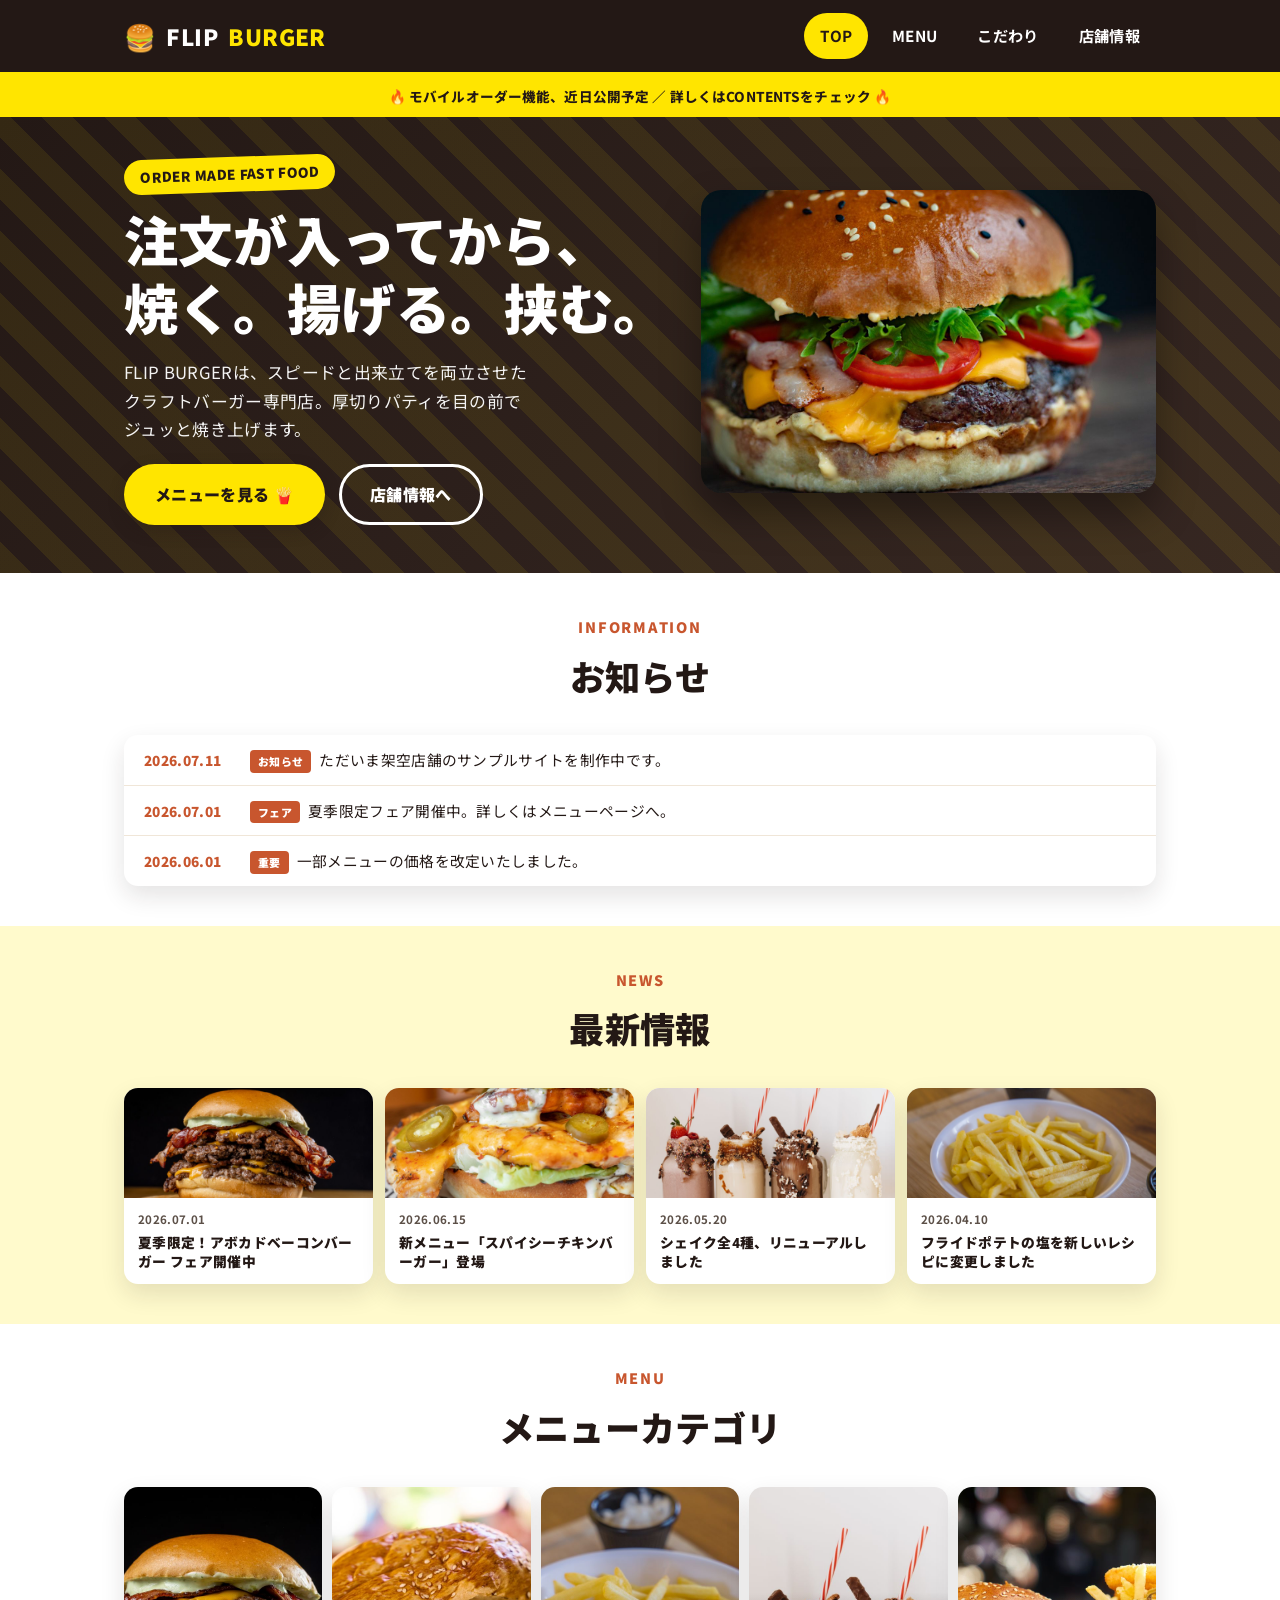
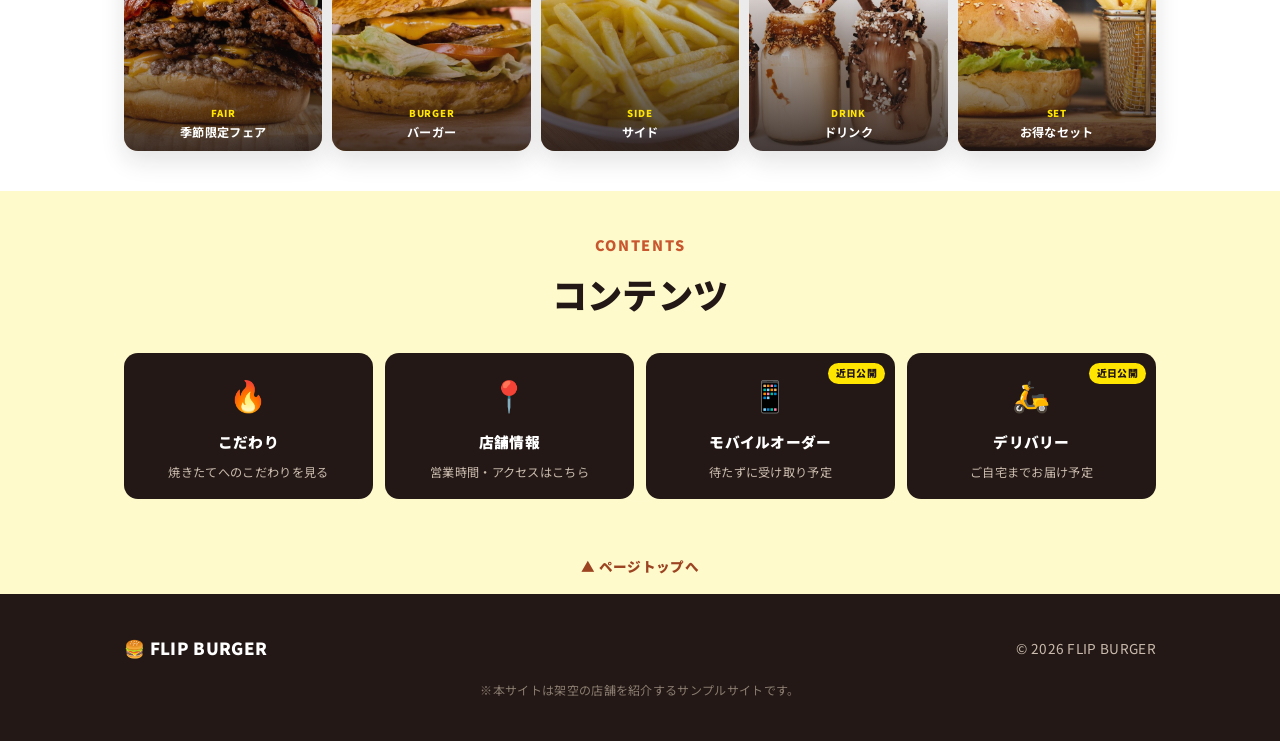
<file: index.html>
<!DOCTYPE html>
<html lang="ja">
<head>
<meta charset="UTF-8">
<meta name="viewport" content="width=device-width, initial-scale=1.0">
<title>FLIP BURGER | 焼きたてクラフトバーガー</title>
<link rel="preconnect" href="https://fonts.googleapis.com">
<link rel="preconnect" href="https://fonts.gstatic.com" crossorigin>
<link href="https://fonts.googleapis.com/css2?family=Noto+Sans+JP:wght@400;700;900&family=Roboto:wght@700;900&display=swap" rel="stylesheet">
<link rel="stylesheet" href="css/style.css?v=3">
</head>
<body>

<header class="site-header">
  <div class="container">
    <a class="logo" href="index.html"><span class="emoji">🍔</span>FLIP <span class="accent">BURGER</span></a>
    <nav class="nav-links">
      <a href="index.html" class="active">TOP</a>
      <a href="menu.html">MENU</a>
      <a href="about.html">こだわり</a>
      <a href="access.html">店舗情報</a>
    </nav>
  </div>
</header>

<div class="promo-bar">🔥 モバイルオーダー機能、近日公開予定 ／ 詳しくはCONTENTSをチェック 🔥</div>

<section class="hero">
  <div class="container">
    <div>
      <span class="hero-badge">ORDER MADE FAST FOOD</span>
      <h1>注文が入ってから、<br>焼く。揚げる。挟む。</h1>
      <p class="lead">FLIP BURGERは、スピードと出来立てを両立させたクラフトバーガー専門店。厚切りパティを目の前でジュッと焼き上げます。</p>
      <div class="button-row">
        <a href="menu.html" class="btn btn-primary">メニューを見る 🍟</a>
        <a href="access.html" class="btn btn-outline">店舗情報へ</a>
      </div>
    </div>
    <div class="hero-photo">
      <img src="images/hero-cheeseburger.jpg" alt="FLIP BURGERの厚切りベーコンチーズバーガー">
    </div>
  </div>
</section>

<section>
  <div class="container">
    <div class="section-title">
      <span class="kicker">INFORMATION</span>
      <h2>お知らせ</h2>
    </div>
    <div class="info-list">
      <div class="info-row">
        <div class="date">2026.07.11</div>
        <div class="text"><span class="tag">お知らせ</span>ただいま架空店舗のサンプルサイトを制作中です。</div>
      </div>
      <div class="info-row">
        <div class="date">2026.07.01</div>
        <div class="text"><span class="tag">フェア</span>夏季限定フェア開催中。詳しくはメニューページへ。</div>
      </div>
      <div class="info-row">
        <div class="date">2026.06.01</div>
        <div class="text"><span class="tag">重要</span>一部メニューの価格を改定いたしました。</div>
      </div>
    </div>
  </div>
</section>

<section class="section-alt">
  <div class="container">
    <div class="section-title">
      <span class="kicker">NEWS</span>
      <h2>最新情報</h2>
    </div>
    <div class="news-grid">
      <div class="news-card">
        <div class="thumb"><img src="images/avocado-bacon-burger.jpg" alt="アボカドベーコンバーガー フェア"></div>
        <div class="body">
          <div class="date">2026.07.01</div>
          <h4>夏季限定！アボカドベーコンバーガー フェア開催中</h4>
        </div>
      </div>
      <div class="news-card">
        <div class="thumb"><img src="images/spicy-chicken-burger.jpg" alt="スパイシーチキンバーガー"></div>
        <div class="body">
          <div class="date">2026.06.15</div>
          <h4>新メニュー「スパイシーチキンバーガー」登場</h4>
        </div>
      </div>
      <div class="news-card">
        <div class="thumb"><img src="images/shakes.jpg" alt="シェイク全4種"></div>
        <div class="body">
          <div class="date">2026.05.20</div>
          <h4>シェイク全4種、リニューアルしました</h4>
        </div>
      </div>
      <div class="news-card">
        <div class="thumb"><img src="images/fries.jpg" alt="フライドポテト"></div>
        <div class="body">
          <div class="date">2026.04.10</div>
          <h4>フライドポテトの塩を新しいレシピに変更しました</h4>
        </div>
      </div>
    </div>
  </div>
</section>

<section>
  <div class="container">
    <div class="section-title">
      <span class="kicker">MENU</span>
      <h2>メニューカテゴリ</h2>
    </div>
    <div class="category-grid">
      <a class="category-tile" href="menu.html#cat-fair">
        <img src="images/avocado-bacon-burger.jpg" alt="季節限定フェア">
        <span class="label"><span class="en">FAIR</span><span class="ja">季節限定フェア</span></span>
      </a>
      <a class="category-tile" href="menu.html#cat-burger">
        <img src="images/classic-cheeseburger.jpg" alt="バーガー">
        <span class="label"><span class="en">BURGER</span><span class="ja">バーガー</span></span>
      </a>
      <a class="category-tile" href="menu.html#cat-side">
        <img src="images/fries.jpg" alt="サイド">
        <span class="label"><span class="en">SIDE</span><span class="ja">サイド</span></span>
      </a>
      <a class="category-tile" href="menu.html#cat-drink">
        <img src="images/shakes.jpg" alt="ドリンク">
        <span class="label"><span class="en">DRINK</span><span class="ja">ドリンク</span></span>
      </a>
      <a class="category-tile" href="menu.html#cat-set">
        <img src="images/burger-set.jpg" alt="お得なセット">
        <span class="label"><span class="en">SET</span><span class="ja">お得なセット</span></span>
      </a>
    </div>
  </div>
</section>

<section class="section-alt">
  <div class="container">
    <div class="section-title">
      <span class="kicker">CONTENTS</span>
      <h2>コンテンツ</h2>
    </div>
    <div class="contents-grid">
      <a class="contents-tile" href="about.html">
        <div class="icon">🔥</div>
        <h4>こだわり</h4>
        <p>焼きたてへのこだわりを見る</p>
      </a>
      <a class="contents-tile" href="access.html">
        <div class="icon">📍</div>
        <h4>店舗情報</h4>
        <p>営業時間・アクセスはこちら</p>
      </a>
      <div class="contents-tile">
        <span class="soon">近日公開</span>
        <div class="icon">📱</div>
        <h4>モバイルオーダー</h4>
        <p>待たずに受け取り予定</p>
      </div>
      <div class="contents-tile">
        <span class="soon">近日公開</span>
        <div class="icon">🛵</div>
        <h4>デリバリー</h4>
        <p>ご自宅までお届け予定</p>
      </div>
    </div>
  </div>
</section>

<a href="#" class="back-to-top">▲ ページトップへ</a>

<footer class="site-footer">
  <div class="container">
    <div class="foot-logo">🍔 FLIP BURGER</div>
    <div>&copy; 2026 FLIP BURGER</div>
  </div>
  <p class="disclaimer">※本サイトは架空の店舗を紹介するサンプルサイトです。</p>
</footer>

</body>
</html>
</file>
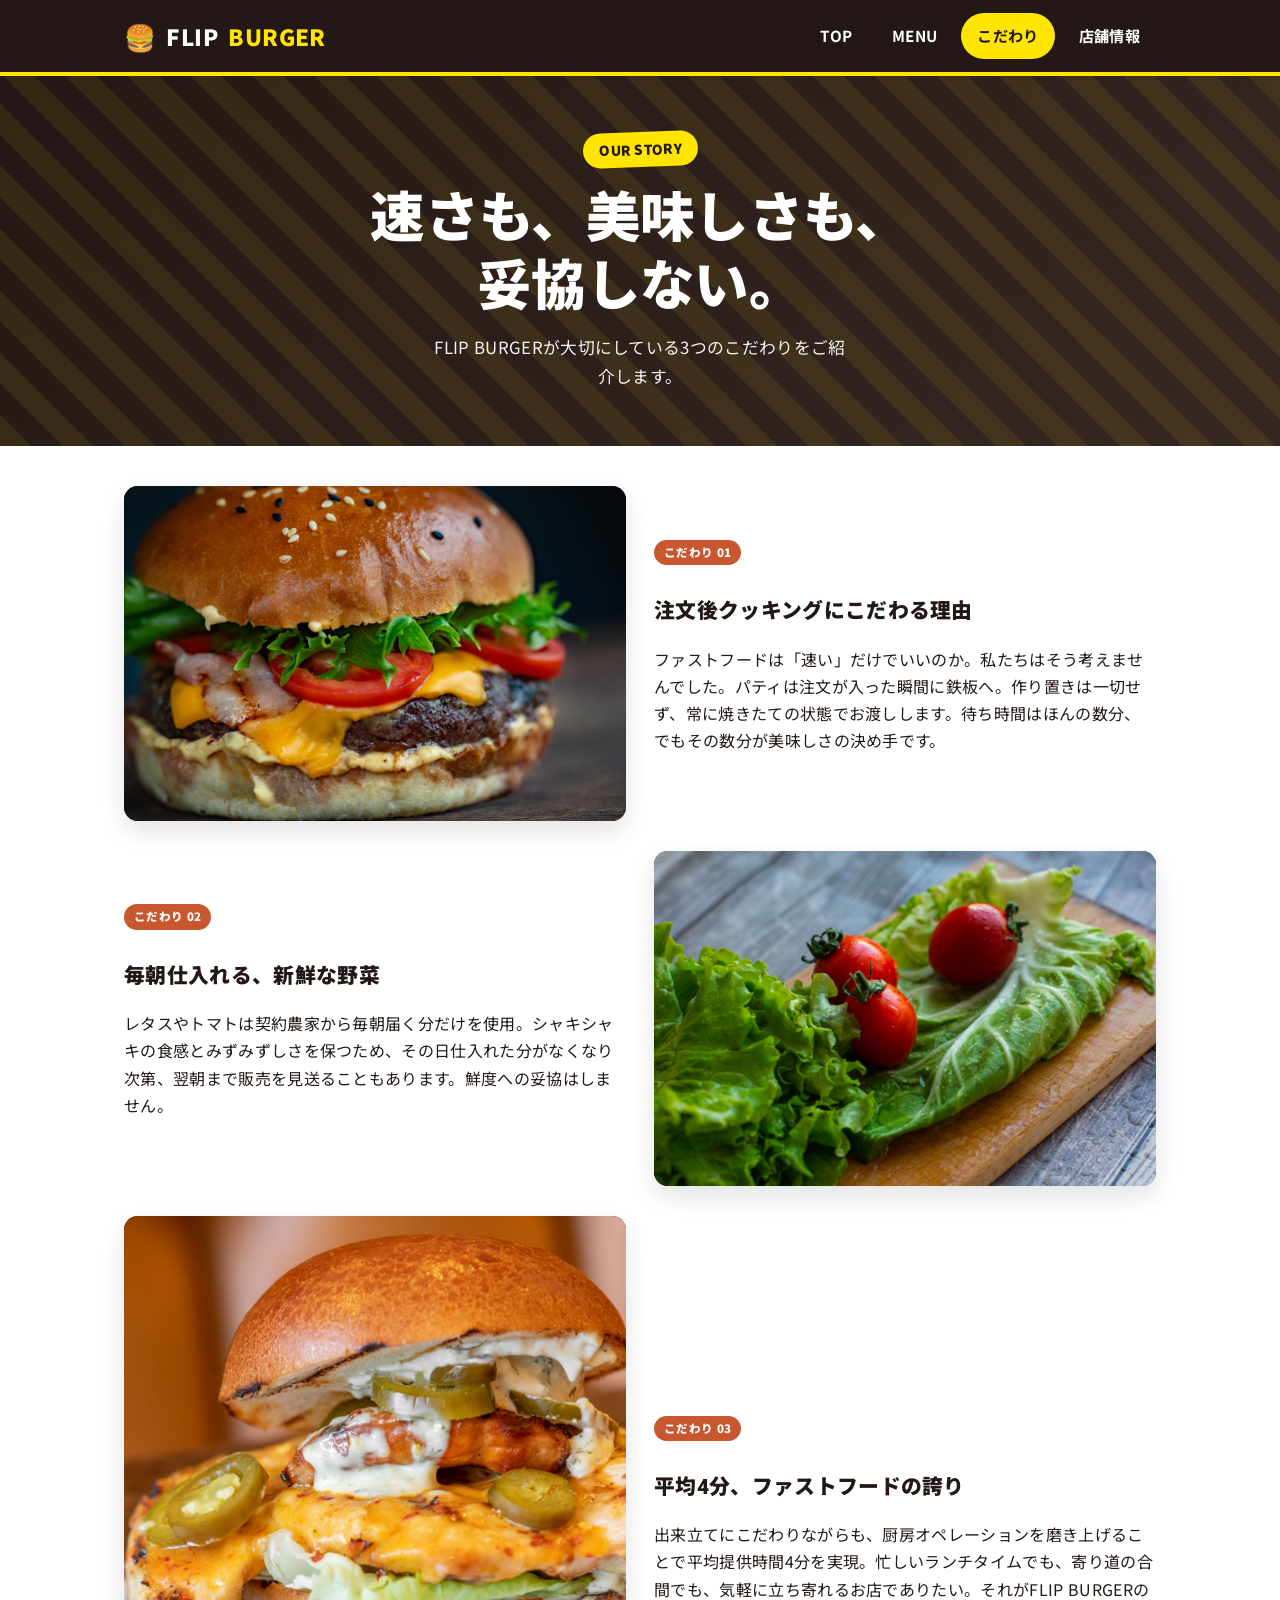
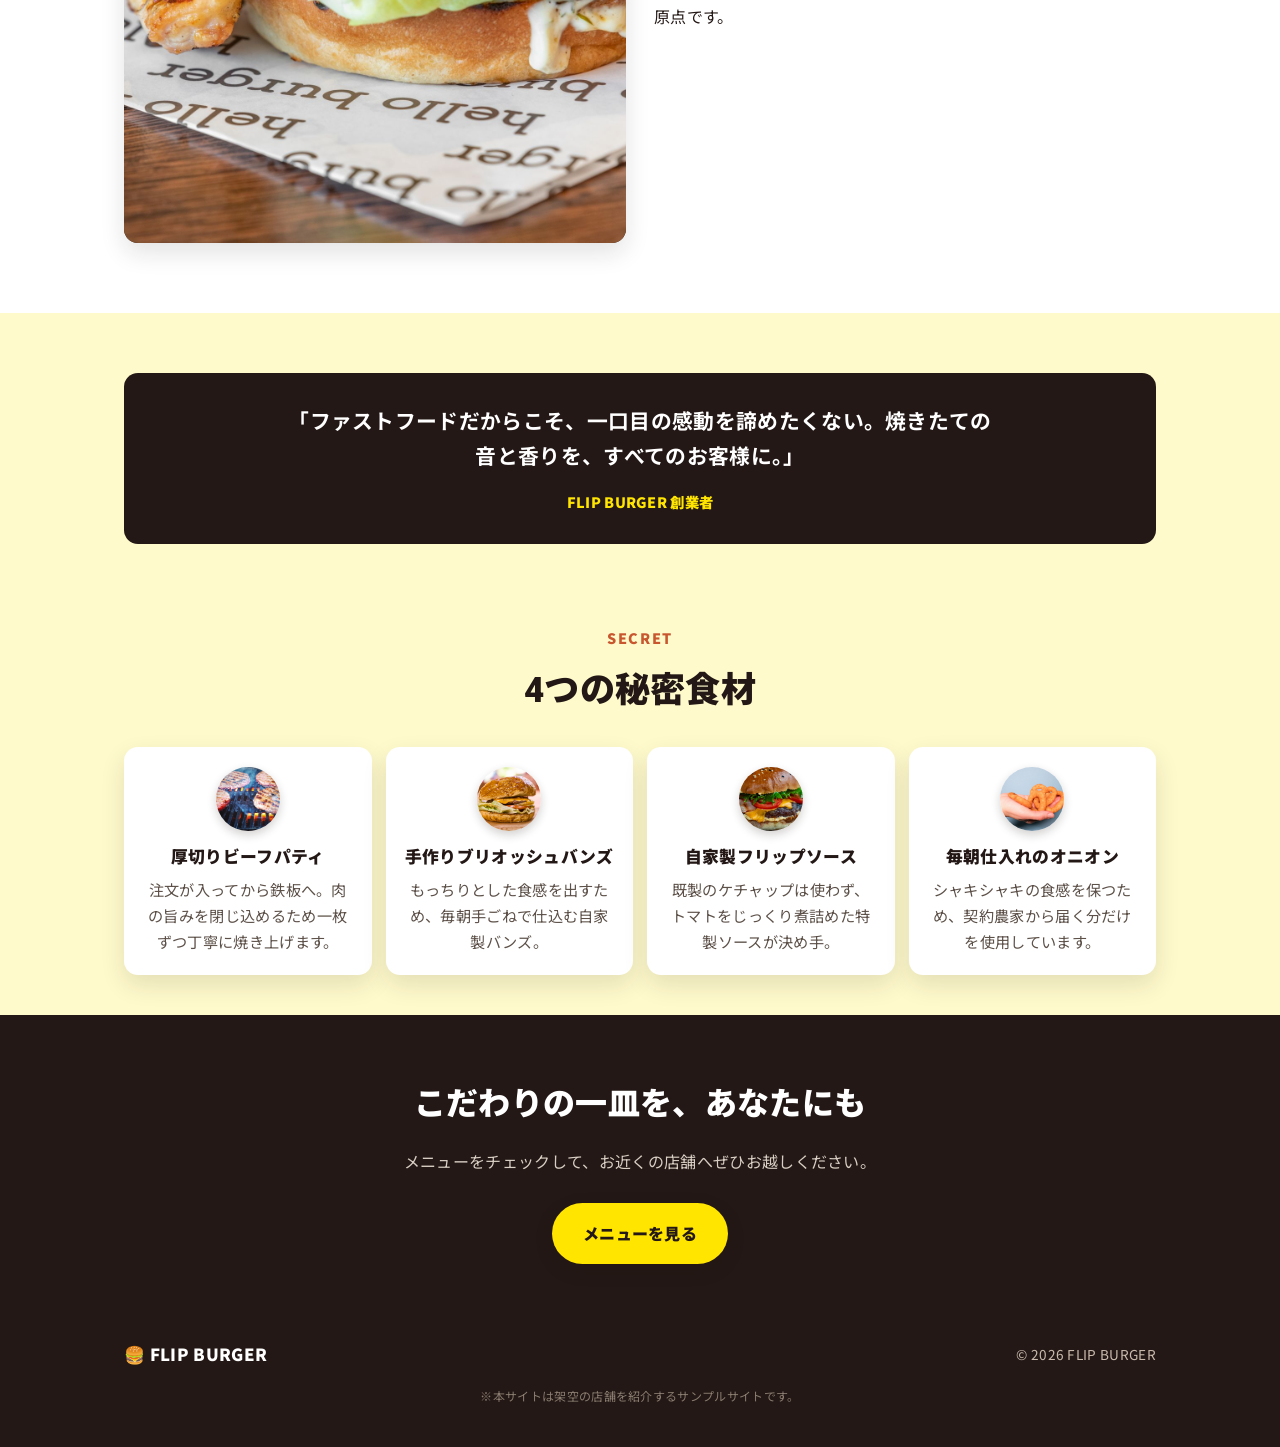
<file: about.html>
<!DOCTYPE html>
<html lang="ja">
<head>
<meta charset="UTF-8">
<meta name="viewport" content="width=device-width, initial-scale=1.0">
<title>こだわり | FLIP BURGER</title>
<link rel="preconnect" href="https://fonts.googleapis.com">
<link rel="preconnect" href="https://fonts.gstatic.com" crossorigin>
<link href="https://fonts.googleapis.com/css2?family=Noto+Sans+JP:wght@400;700;900&family=Roboto:wght@700;900&display=swap" rel="stylesheet">
<link rel="stylesheet" href="css/style.css?v=3">
</head>
<body>

<header class="site-header">
  <div class="container">
    <a class="logo" href="index.html"><span class="emoji">🍔</span>FLIP <span class="accent">BURGER</span></a>
    <nav class="nav-links">
      <a href="index.html">TOP</a>
      <a href="menu.html">MENU</a>
      <a href="about.html" class="active">こだわり</a>
      <a href="access.html">店舗情報</a>
    </nav>
  </div>
</header>

<section class="hero" style="padding: 56px 0;">
  <div class="container" style="grid-template-columns: 1fr; text-align:center;">
    <div>
      <span class="hero-badge">OUR STORY</span>
      <h1>速さも、美味しさも、<br>妥協しない。</h1>
      <p class="lead" style="margin:0 auto;">FLIP BURGERが大切にしている3つのこだわりをご紹介します。</p>
    </div>
  </div>
</section>

<section>
  <div class="container">

    <div class="story-block">
      <div class="visual"><img src="images/hero-cheeseburger.jpg" alt="焼きたてのビーフパティ"></div>
      <div>
        <span class="badge">こだわり 01</span>
        <h3>注文後クッキングにこだわる理由</h3>
        <p>ファストフードは「速い」だけでいいのか。私たちはそう考えませんでした。パティは注文が入った瞬間に鉄板へ。作り置きは一切せず、常に焼きたての状態でお渡しします。待ち時間はほんの数分、でもその数分が美味しさの決め手です。</p>
      </div>
    </div>

    <div class="story-block reverse">
      <div>
        <span class="badge">こだわり 02</span>
        <h3>毎朝仕入れる、新鮮な野菜</h3>
        <p>レタスやトマトは契約農家から毎朝届く分だけを使用。シャキシャキの食感とみずみずしさを保つため、その日仕入れた分がなくなり次第、翌朝まで販売を見送ることもあります。鮮度への妥協はしません。</p>
      </div>
      <div class="visual"><img src="images/fresh-vegetables.jpg" alt="毎朝仕入れの新鮮な野菜"></div>
    </div>

    <div class="story-block">
      <div class="visual"><img src="images/spicy-chicken-burger.jpg" alt="スピーディーに提供されるバーガー"></div>
      <div>
        <span class="badge">こだわり 03</span>
        <h3>平均4分、ファストフードの誇り</h3>
        <p>出来立てにこだわりながらも、厨房オペレーションを磨き上げることで平均提供時間4分を実現。忙しいランチタイムでも、寄り道の合間でも、気軽に立ち寄れるお店でありたい。それがFLIP BURGERの原点です。</p>
      </div>
    </div>

  </div>
</section>

<section class="section-alt">
  <div class="container">
    <div class="quote-block">
      <p class="quote">「ファストフードだからこそ、一口目の感動を諦めたくない。焼きたての音と香りを、すべてのお客様に。」</p>
      <div class="who">FLIP BURGER 創業者</div>
    </div>
  </div>
</section>

<section class="section-alt">
  <div class="container">
    <div class="section-title">
      <span class="kicker">SECRET</span>
      <h2>4つの秘密食材</h2>
    </div>
    <div class="grid-4">
      <div class="card">
        <img class="photo" src="images/beef-patty.jpg" alt="厚切りビーフパティ">
        <h3>厚切りビーフパティ</h3>
        <p>注文が入ってから鉄板へ。肉の旨みを閉じ込めるため一枚ずつ丁寧に焼き上げます。</p>
      </div>
      <div class="card">
        <img class="photo" src="images/classic-cheeseburger.jpg" alt="手作りブリオッシュバンズ">
        <h3>手作りブリオッシュバンズ</h3>
        <p>もっちりとした食感を出すため、毎朝手ごねで仕込む自家製バンズ。</p>
      </div>
      <div class="card">
        <img class="photo" src="images/hero-cheeseburger.jpg" alt="自家製フリップソース">
        <h3>自家製フリップソース</h3>
        <p>既製のケチャップは使わず、トマトをじっくり煮詰めた特製ソースが決め手。</p>
      </div>
      <div class="card">
        <img class="photo" src="images/onion-rings.jpg" alt="毎朝仕入れのオニオン">
        <h3>毎朝仕入れのオニオン</h3>
        <p>シャキシャキの食感を保つため、契約農家から届く分だけを使用しています。</p>
      </div>
    </div>
  </div>
</section>

<div class="cta-band">
  <div class="container">
    <h2>こだわりの一皿を、あなたにも</h2>
    <p>メニューをチェックして、お近くの店舗へぜひお越しください。</p>
    <a href="menu.html" class="btn btn-primary">メニューを見る</a>
  </div>
</div>

<footer class="site-footer">
  <div class="container">
    <div class="foot-logo">🍔 FLIP BURGER</div>
    <div>&copy; 2026 FLIP BURGER</div>
  </div>
  <p class="disclaimer">※本サイトは架空の店舗を紹介するサンプルサイトです。</p>
</footer>

</body>
</html>
</file>
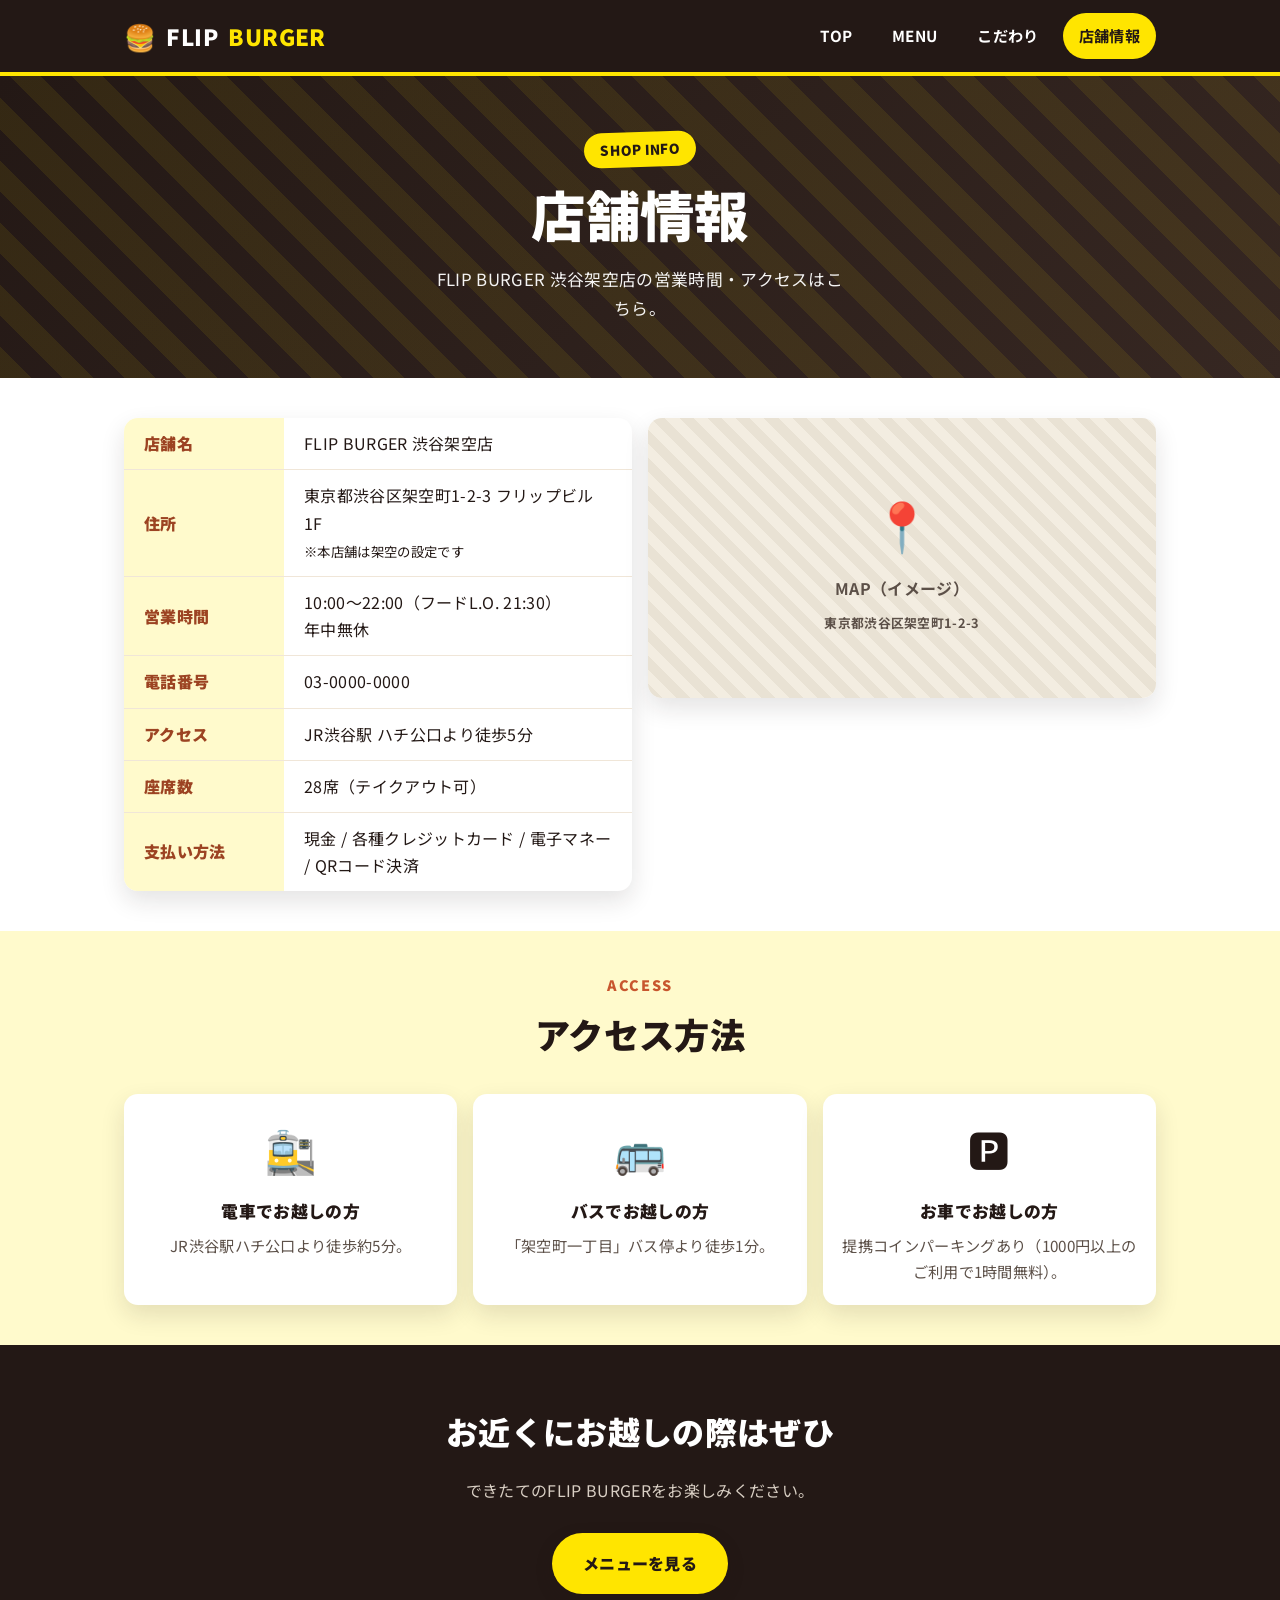
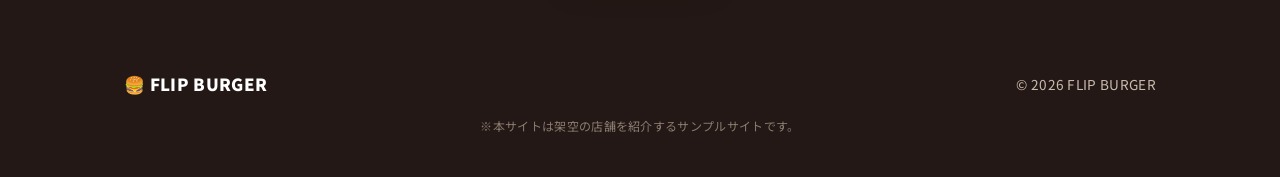
<file: access.html>
<!DOCTYPE html>
<html lang="ja">
<head>
<meta charset="UTF-8">
<meta name="viewport" content="width=device-width, initial-scale=1.0">
<title>店舗情報 | FLIP BURGER</title>
<link rel="preconnect" href="https://fonts.googleapis.com">
<link rel="preconnect" href="https://fonts.gstatic.com" crossorigin>
<link href="https://fonts.googleapis.com/css2?family=Noto+Sans+JP:wght@400;700;900&family=Roboto:wght@700;900&display=swap" rel="stylesheet">
<link rel="stylesheet" href="css/style.css?v=3">
</head>
<body>

<header class="site-header">
  <div class="container">
    <a class="logo" href="index.html"><span class="emoji">🍔</span>FLIP <span class="accent">BURGER</span></a>
    <nav class="nav-links">
      <a href="index.html">TOP</a>
      <a href="menu.html">MENU</a>
      <a href="about.html">こだわり</a>
      <a href="access.html" class="active">店舗情報</a>
    </nav>
  </div>
</header>

<section class="hero" style="padding: 56px 0;">
  <div class="container" style="grid-template-columns: 1fr; text-align:center;">
    <div>
      <span class="hero-badge">SHOP INFO</span>
      <h1>店舗情報</h1>
      <p class="lead" style="margin:0 auto;">FLIP BURGER 渋谷架空店の営業時間・アクセスはこちら。</p>
    </div>
  </div>
</section>

<section>
  <div class="container">
    <div class="grid-2">
      <div>
        <table class="info-table">
          <tr>
            <th>店舗名</th>
            <td>FLIP BURGER 渋谷架空店</td>
          </tr>
          <tr>
            <th>住所</th>
            <td>東京都渋谷区架空町1-2-3 フリップビル 1F<br><small>※本店舗は架空の設定です</small></td>
          </tr>
          <tr>
            <th>営業時間</th>
            <td>10:00〜22:00（フードL.O. 21:30）<br>年中無休</td>
          </tr>
          <tr>
            <th>電話番号</th>
            <td>03-0000-0000</td>
          </tr>
          <tr>
            <th>アクセス</th>
            <td>JR渋谷駅 ハチ公口より徒歩5分</td>
          </tr>
          <tr>
            <th>座席数</th>
            <td>28席（テイクアウト可）</td>
          </tr>
          <tr>
            <th>支払い方法</th>
            <td>現金 / 各種クレジットカード / 電子マネー / QRコード決済</td>
          </tr>
        </table>
      </div>
      <div>
        <div class="map-placeholder">
          <div class="pin">📍</div>
          <div>MAP（イメージ）</div>
          <div style="font-size:0.8rem;">東京都渋谷区架空町1-2-3</div>
        </div>
      </div>
    </div>
  </div>
</section>

<section class="section-alt">
  <div class="container">
    <div class="section-title">
      <span class="kicker">ACCESS</span>
      <h2>アクセス方法</h2>
    </div>
    <div class="grid-3">
      <div class="card">
        <div class="icon">🚉</div>
        <h3>電車でお越しの方</h3>
        <p>JR渋谷駅ハチ公口より徒歩約5分。</p>
      </div>
      <div class="card">
        <div class="icon">🚌</div>
        <h3>バスでお越しの方</h3>
        <p>「架空町一丁目」バス停より徒歩1分。</p>
      </div>
      <div class="card">
        <div class="icon">🅿️</div>
        <h3>お車でお越しの方</h3>
        <p>提携コインパーキングあり（1000円以上のご利用で1時間無料）。</p>
      </div>
    </div>
  </div>
</section>

<div class="cta-band">
  <div class="container">
    <h2>お近くにお越しの際はぜひ</h2>
    <p>できたてのFLIP BURGERをお楽しみください。</p>
    <a href="menu.html" class="btn btn-primary">メニューを見る</a>
  </div>
</div>

<footer class="site-footer">
  <div class="container">
    <div class="foot-logo">🍔 FLIP BURGER</div>
    <div>&copy; 2026 FLIP BURGER</div>
  </div>
  <p class="disclaimer">※本サイトは架空の店舗を紹介するサンプルサイトです。</p>
</footer>

</body>
</html>
</file>
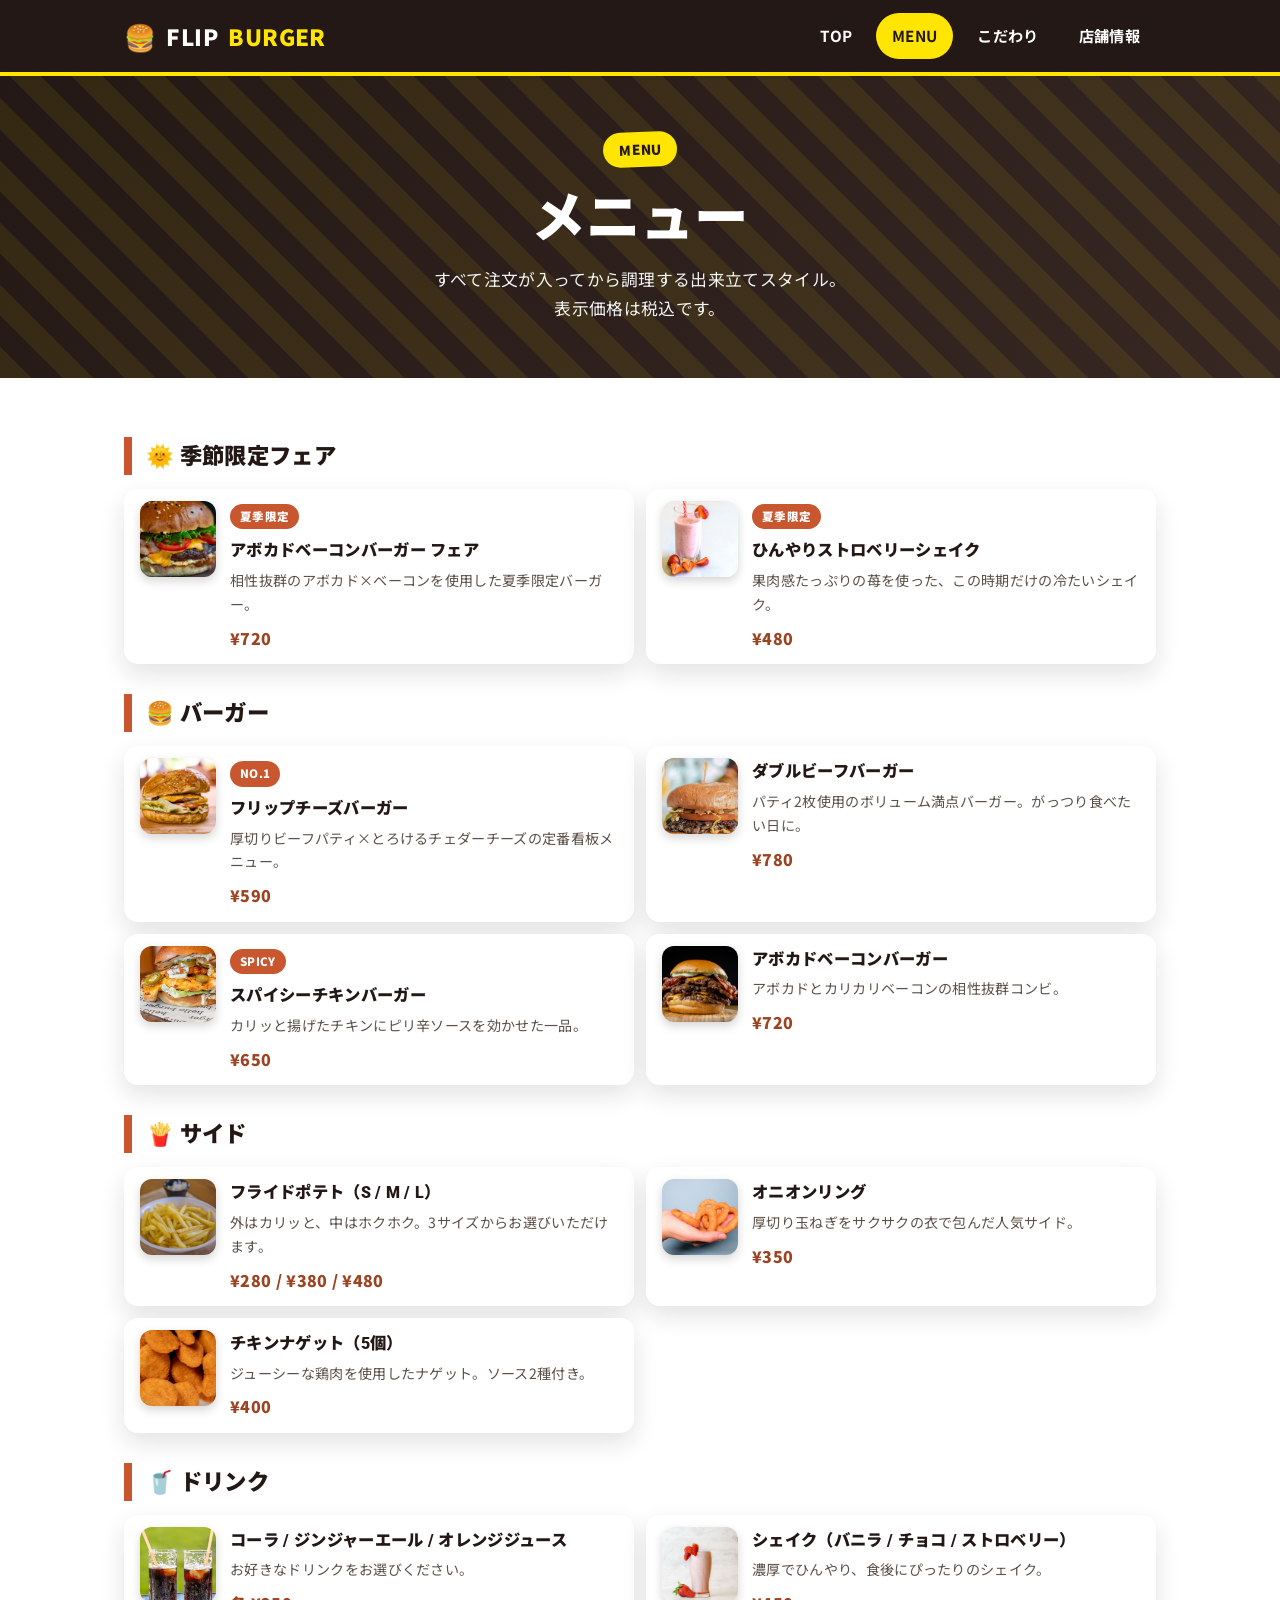
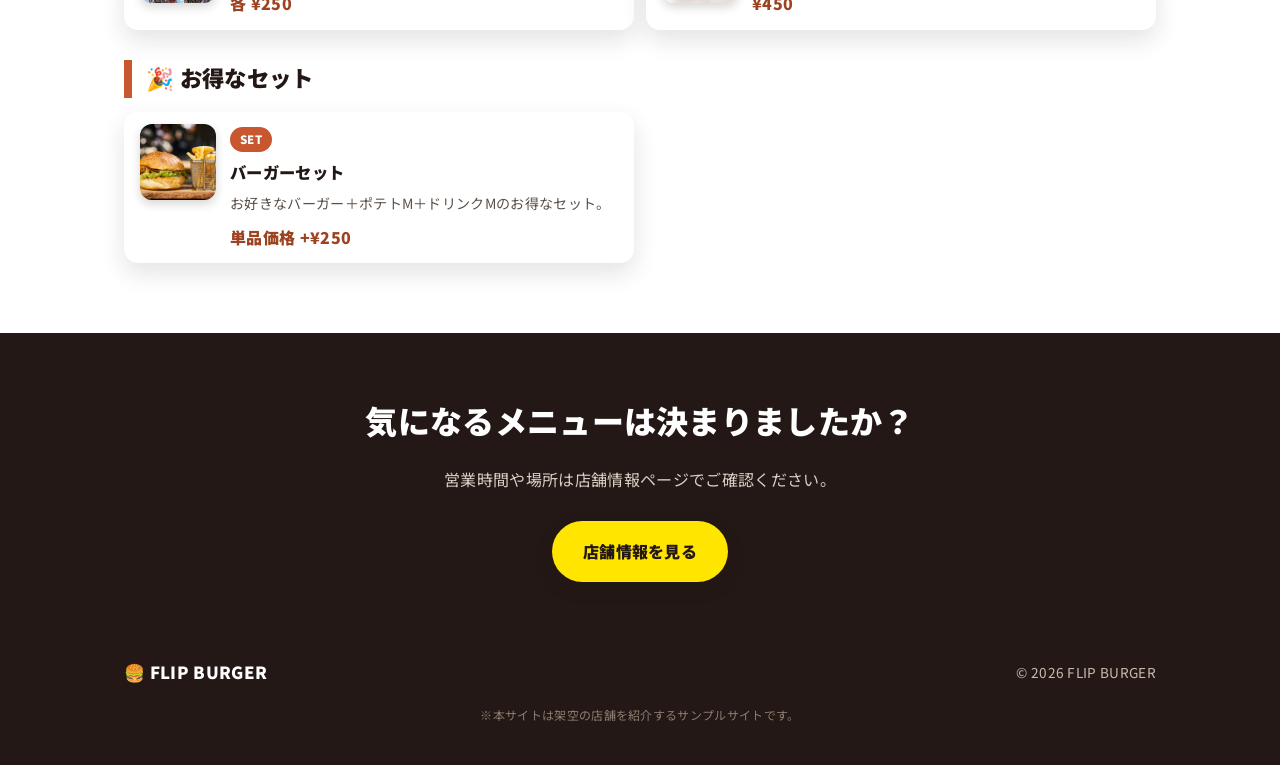
<file: menu.html>
<!DOCTYPE html>
<html lang="ja">
<head>
<meta charset="UTF-8">
<meta name="viewport" content="width=device-width, initial-scale=1.0">
<title>MENU | FLIP BURGER</title>
<link rel="preconnect" href="https://fonts.googleapis.com">
<link rel="preconnect" href="https://fonts.gstatic.com" crossorigin>
<link href="https://fonts.googleapis.com/css2?family=Noto+Sans+JP:wght@400;700;900&family=Roboto:wght@700;900&display=swap" rel="stylesheet">
<link rel="stylesheet" href="css/style.css?v=3">
</head>
<body>

<header class="site-header">
  <div class="container">
    <a class="logo" href="index.html"><span class="emoji">🍔</span>FLIP <span class="accent">BURGER</span></a>
    <nav class="nav-links">
      <a href="index.html">TOP</a>
      <a href="menu.html" class="active">MENU</a>
      <a href="about.html">こだわり</a>
      <a href="access.html">店舗情報</a>
    </nav>
  </div>
</header>

<section class="hero" style="padding: 56px 0;">
  <div class="container" style="grid-template-columns: 1fr; text-align:center;">
    <div>
      <span class="hero-badge">MENU</span>
      <h1>メニュー</h1>
      <p class="lead" style="margin:0 auto;">すべて注文が入ってから調理する出来立てスタイル。表示価格は税込です。</p>
    </div>
  </div>
</section>

<section>
  <div class="container">

    <div class="menu-category" id="cat-fair">
      <h2>🌞 季節限定フェア</h2>
      <div class="menu-list">
        <div class="menu-item">
          <img class="thumb-img" src="images/hero-cheeseburger.jpg" alt="アボカドベーコンバーガー フェア">
          <div class="info">
            <span class="badge">夏季限定</span>
            <h4>アボカドベーコンバーガー フェア</h4>
            <p>相性抜群のアボカド×ベーコンを使用した夏季限定バーガー。</p>
            <div class="price">¥720</div>
          </div>
        </div>
        <div class="menu-item">
          <img class="thumb-img" src="images/peach-shake.jpg" alt="ひんやりストロベリーシェイク">
          <div class="info">
            <span class="badge">夏季限定</span>
            <h4>ひんやりストロベリーシェイク</h4>
            <p>果肉感たっぷりの苺を使った、この時期だけの冷たいシェイク。</p>
            <div class="price">¥480</div>
          </div>
        </div>
      </div>
    </div>

    <div class="menu-category" id="cat-burger">
      <h2>🍔 バーガー</h2>
      <div class="menu-list">
        <div class="menu-item">
          <img class="thumb-img" src="images/classic-cheeseburger.jpg" alt="フリップチーズバーガー">
          <div class="info">
            <span class="badge">NO.1</span>
            <h4>フリップチーズバーガー</h4>
            <p>厚切りビーフパティ×とろけるチェダーチーズの定番看板メニュー。</p>
            <div class="price">¥590</div>
          </div>
        </div>
        <div class="menu-item">
          <img class="thumb-img" src="images/double-beef-burger.jpg" alt="ダブルビーフバーガー">
          <div class="info">
            <h4>ダブルビーフバーガー</h4>
            <p>パティ2枚使用のボリューム満点バーガー。がっつり食べたい日に。</p>
            <div class="price">¥780</div>
          </div>
        </div>
        <div class="menu-item">
          <img class="thumb-img" src="images/spicy-chicken-burger.jpg" alt="スパイシーチキンバーガー">
          <div class="info">
            <span class="badge">SPICY</span>
            <h4>スパイシーチキンバーガー</h4>
            <p>カリッと揚げたチキンにピリ辛ソースを効かせた一品。</p>
            <div class="price">¥650</div>
          </div>
        </div>
        <div class="menu-item">
          <img class="thumb-img" src="images/avocado-bacon-burger.jpg" alt="アボカドベーコンバーガー">
          <div class="info">
            <h4>アボカドベーコンバーガー</h4>
            <p>アボカドとカリカリベーコンの相性抜群コンビ。</p>
            <div class="price">¥720</div>
          </div>
        </div>
      </div>
    </div>

    <div class="menu-category" id="cat-side">
      <h2>🍟 サイド</h2>
      <div class="menu-list">
        <div class="menu-item">
          <img class="thumb-img" src="images/fries.jpg" alt="フライドポテト">
          <div class="info">
            <h4>フライドポテト（S / M / L）</h4>
            <p>外はカリッと、中はホクホク。3サイズからお選びいただけます。</p>
            <div class="price">¥280 / ¥380 / ¥480</div>
          </div>
        </div>
        <div class="menu-item">
          <img class="thumb-img" src="images/onion-rings.jpg" alt="オニオンリング">
          <div class="info">
            <h4>オニオンリング</h4>
            <p>厚切り玉ねぎをサクサクの衣で包んだ人気サイド。</p>
            <div class="price">¥350</div>
          </div>
        </div>
        <div class="menu-item">
          <img class="thumb-img" src="images/nuggets.jpg" alt="チキンナゲット">
          <div class="info">
            <h4>チキンナゲット（5個）</h4>
            <p>ジューシーな鶏肉を使用したナゲット。ソース2種付き。</p>
            <div class="price">¥400</div>
          </div>
        </div>
      </div>
    </div>

    <div class="menu-category" id="cat-drink">
      <h2>🥤 ドリンク</h2>
      <div class="menu-list">
        <div class="menu-item">
          <img class="thumb-img" src="images/cola-glasses.jpg" alt="コーラ・ジンジャーエール・オレンジジュース">
          <div class="info">
            <h4>コーラ / ジンジャーエール / オレンジジュース</h4>
            <p>お好きなドリンクをお選びください。</p>
            <div class="price">各 ¥250</div>
          </div>
        </div>
        <div class="menu-item">
          <img class="thumb-img" src="images/strawberry-shake.jpg" alt="シェイク">
          <div class="info">
            <h4>シェイク（バニラ / チョコ / ストロベリー）</h4>
            <p>濃厚でひんやり、食後にぴったりのシェイク。</p>
            <div class="price">¥450</div>
          </div>
        </div>
      </div>
    </div>

    <div class="menu-category" id="cat-set">
      <h2>🎉 お得なセット</h2>
      <div class="menu-list">
        <div class="menu-item">
          <img class="thumb-img" src="images/burger-set.jpg" alt="バーガーセット">
          <div class="info">
            <span class="badge">SET</span>
            <h4>バーガーセット</h4>
            <p>お好きなバーガー＋ポテトM＋ドリンクMのお得なセット。</p>
            <div class="price">単品価格 +¥250</div>
          </div>
        </div>
      </div>
    </div>

  </div>
</section>

<div class="cta-band">
  <div class="container">
    <h2>気になるメニューは決まりましたか？</h2>
    <p>営業時間や場所は店舗情報ページでご確認ください。</p>
    <a href="access.html" class="btn btn-primary">店舗情報を見る</a>
  </div>
</div>

<footer class="site-footer">
  <div class="container">
    <div class="foot-logo">🍔 FLIP BURGER</div>
    <div>&copy; 2026 FLIP BURGER</div>
  </div>
  <p class="disclaimer">※本サイトは架空の店舗を紹介するサンプルサイトです。</p>
</footer>

</body>
</html>
</file>
<file: css/style.css>
/* FLIP BURGER - shared stylesheet */

:root {
  --red: #c8562e;
  --red-dark: #9c4322;
  --yellow: #ffe500;
  --dark: #231815;
  --dark-soft: #362722;
  --cream: #fffacc;
  --gray: #5c5048;
  --radius: 14px;
  --shadow: 0 10px 24px rgba(35, 24, 21, 0.12);
  --font-body: "Noto Sans JP", "Hiragino Sans", "Yu Gothic UI", sans-serif;
  --font-display: "Roboto", "Noto Sans JP", "Hiragino Sans", sans-serif;
}

* {
  box-sizing: border-box;
}

html {
  scroll-behavior: smooth;
}

body {
  margin: 0;
  font-family: var(--font-body);
  background: #fff;
  color: var(--dark);
  line-height: 1.7;
  letter-spacing: 0.02em;
}

h1, h2, h3, h4 {
  font-family: var(--font-display);
}

a {
  color: inherit;
  text-decoration: none;
}

img,
svg {
  max-width: 100%;
  display: block;
}

.container {
  max-width: 1080px;
  margin: 0 auto;
  padding: 0 24px;
}

/* ---------- Header ---------- */

.site-header {
  position: sticky;
  top: 0;
  z-index: 100;
  background: var(--dark);
  border-bottom: 4px solid var(--yellow);
}

.site-header .container {
  display: flex;
  align-items: center;
  justify-content: space-between;
  height: 72px;
}

.logo {
  display: flex;
  align-items: center;
  gap: 10px;
  font-size: 1.4rem;
  font-weight: 900;
  color: #fff;
  letter-spacing: 0.02em;
}

.logo .emoji {
  font-size: 1.6rem;
}

.logo span.accent {
  color: var(--yellow);
}

.nav-links {
  display: flex;
  gap: 8px;
}

.nav-links a {
  color: #fff;
  font-weight: 700;
  font-size: 0.95rem;
  padding: 10px 16px;
  border-radius: 999px;
  transition: background 0.15s ease, color 0.15s ease;
}

.nav-links a:hover {
  background: var(--yellow);
  color: var(--dark);
}

.nav-links a.active {
  background: var(--yellow);
  color: var(--dark);
}

/* ---------- Hero ---------- */

.hero {
  background: linear-gradient(135deg, var(--dark) 0%, var(--dark-soft) 100%);
  color: #fff;
  position: relative;
  overflow: hidden;
  padding: 40px 0 48px;
}

.hero::before {
  content: "";
  position: absolute;
  inset: 0;
  background-image: repeating-linear-gradient(
    45deg,
    rgba(255, 229, 0, 0.08) 0,
    rgba(255, 229, 0, 0.08) 22px,
    transparent 22px,
    transparent 44px
  );
  pointer-events: none;
}

.hero .container {
  position: relative;
  display: grid;
  grid-template-columns: 1.2fr 1fr;
  gap: 32px;
  align-items: center;
}

.hero-badge {
  display: inline-block;
  background: var(--yellow);
  color: var(--dark);
  font-weight: 900;
  font-size: 0.85rem;
  padding: 6px 16px;
  border-radius: 999px;
  margin-bottom: 18px;
  transform: rotate(-2deg);
}

.hero h1 {
  font-size: clamp(2.2rem, 5vw, 3.4rem);
  font-weight: 900;
  line-height: 1.25;
  margin: 0 0 12px;
}

.hero p.lead {
  font-size: 1.05rem;
  max-width: 46ch;
  opacity: 0.95;
  margin: 0 0 20px;
}

.hero-emoji-stack {
  font-size: 8rem;
  text-align: center;
  filter: drop-shadow(0 18px 20px rgba(0, 0, 0, 0.25));
}

.hero-photo {
  border-radius: 20px;
  overflow: hidden;
  box-shadow: 0 20px 38px rgba(0, 0, 0, 0.35);
  min-height: 240px;
}

.hero-photo img {
  width: 100%;
  height: 100%;
  object-fit: cover;
  display: block;
}

.button-row {
  display: flex;
  gap: 14px;
  flex-wrap: wrap;
}

.btn {
  display: inline-flex;
  align-items: center;
  gap: 8px;
  padding: 14px 28px;
  border-radius: 999px;
  font-weight: 900;
  font-size: 1rem;
  transition: transform 0.15s ease, box-shadow 0.15s ease;
  border: 3px solid transparent;
}

.btn:hover {
  transform: translateY(-2px);
}

.btn-primary {
  background: var(--yellow);
  color: var(--dark);
  box-shadow: 0 6px 16px rgba(35, 24, 21, 0.3);
}

.btn-outline {
  background: transparent;
  color: #fff;
  border-color: #fff;
}

/* ---------- Sections ---------- */

section {
  padding: 40px 0;
}

.section-title {
  text-align: center;
  margin-bottom: 26px;
}

.section-title .kicker {
  display: inline-block;
  color: var(--red);
  font-weight: 900;
  font-size: 0.9rem;
  letter-spacing: 0.12em;
  margin-bottom: 10px;
}

.section-title h2 {
  font-size: clamp(1.6rem, 3.5vw, 2.2rem);
  margin: 0;
  font-weight: 900;
}

.grid-3 {
  display: grid;
  grid-template-columns: repeat(3, 1fr);
  gap: 16px;
}

.grid-2 {
  display: grid;
  grid-template-columns: repeat(2, 1fr);
  gap: 16px;
}

.grid-4 {
  display: grid;
  grid-template-columns: repeat(4, 1fr);
  gap: 14px;
}

.card {
  background: #fff;
  border-radius: var(--radius);
  padding: 20px 18px;
  box-shadow: var(--shadow);
  text-align: center;
}

.card .photo {
  width: 64px;
  height: 64px;
  border-radius: 50%;
  object-fit: cover;
  margin: 0 auto 12px;
  box-shadow: 0 4px 10px rgba(35, 24, 21, 0.2);
}

.card .icon {
  font-size: 2.6rem;
  margin-bottom: 14px;
}

.card h3 {
  margin: 0 0 6px;
  font-size: 1.05rem;
  font-weight: 900;
}

.card p {
  margin: 0;
  color: var(--gray);
  font-size: 0.95rem;
}

.section-alt {
  background: var(--cream);
}

/* ---------- Menu preview / featured cards ---------- */

.menu-card {
  background: #fff;
  border-radius: var(--radius);
  overflow: hidden;
  box-shadow: var(--shadow);
  display: flex;
  flex-direction: column;
}

.menu-card .thumb {
  height: 150px;
  display: flex;
  align-items: center;
  justify-content: center;
  font-size: 4rem;
  background: linear-gradient(135deg, var(--yellow), #ffe08a);
}

.menu-card .body {
  padding: 22px;
  flex: 1;
  display: flex;
  flex-direction: column;
}

.menu-card h3 {
  margin: 0 0 6px;
  font-size: 1.1rem;
  font-weight: 900;
}

.menu-card .price {
  margin-top: auto;
  padding-top: 14px;
  font-weight: 900;
  color: var(--red);
  font-size: 1.15rem;
}

.badge {
  display: inline-block;
  background: var(--red);
  color: #fff;
  font-size: 0.72rem;
  font-weight: 900;
  padding: 3px 10px;
  border-radius: 999px;
  margin-bottom: 8px;
}

/* ---------- Menu page ---------- */

.menu-category {
  margin-bottom: 30px;
}

.menu-category h2 {
  font-size: 1.4rem;
  font-weight: 900;
  border-left: 8px solid var(--red);
  padding-left: 14px;
  margin-bottom: 14px;
}

.menu-list {
  display: grid;
  grid-template-columns: repeat(2, 1fr);
  gap: 12px;
}

.menu-item {
  display: flex;
  gap: 14px;
  background: #fff;
  border-radius: var(--radius);
  padding: 12px 16px;
  box-shadow: var(--shadow);
  align-items: flex-start;
}

.menu-item .emoji {
  font-size: 2.2rem;
  flex-shrink: 0;
}

.menu-item .thumb-img {
  width: 76px;
  height: 76px;
  border-radius: 12px;
  object-fit: cover;
  flex-shrink: 0;
  box-shadow: 0 4px 10px rgba(34, 26, 23, 0.18);
}

.menu-item .info {
  flex: 1;
}

.menu-item .info h4 {
  margin: 0 0 4px;
  font-size: 1.02rem;
  font-weight: 900;
}

.menu-item .info p {
  margin: 0 0 8px;
  font-size: 0.88rem;
  color: var(--gray);
}

.menu-item .price {
  font-weight: 900;
  color: var(--red-dark);
}

/* ---------- About / concept page ---------- */

.story-block {
  display: grid;
  grid-template-columns: 1fr 1fr;
  gap: 28px;
  align-items: center;
  margin-bottom: 30px;
}

.story-block.reverse .visual {
  order: 2;
}

.visual {
  background: linear-gradient(135deg, var(--dark), var(--dark-soft));
  border-radius: var(--radius);
  min-height: 200px;
  display: flex;
  align-items: center;
  justify-content: center;
  overflow: hidden;
  box-shadow: var(--shadow);
}

.visual img {
  width: 100%;
  height: 100%;
  object-fit: cover;
}

.story-block h3 {
  font-size: 1.3rem;
  font-weight: 900;
  margin-bottom: 10px;
}

.quote-block {
  background: var(--dark);
  color: #fff;
  border-radius: var(--radius);
  padding: 30px;
  text-align: center;
  margin-top: 20px;
}

.quote-block p.quote {
  font-size: 1.3rem;
  font-weight: 700;
  max-width: 60ch;
  margin: 0 auto 16px;
}

.quote-block .who {
  color: var(--yellow);
  font-weight: 900;
  font-size: 0.9rem;
}

/* ---------- Shop info page ---------- */

.info-table {
  width: 100%;
  border-collapse: collapse;
  background: #fff;
  border-radius: var(--radius);
  overflow: hidden;
  box-shadow: var(--shadow);
}

.info-table th,
.info-table td {
  padding: 12px 20px;
  text-align: left;
  border-bottom: 1px solid #f0e6d8;
}

.info-table th {
  width: 160px;
  background: var(--cream);
  font-weight: 900;
  color: var(--red-dark);
}

.info-table tr:last-child th,
.info-table tr:last-child td {
  border-bottom: none;
}

.map-placeholder {
  background: repeating-linear-gradient(
      45deg,
      #e9e2d4,
      #e9e2d4 10px,
      #f3ede1 10px,
      #f3ede1 20px
    );
  border-radius: var(--radius);
  min-height: 280px;
  display: flex;
  flex-direction: column;
  align-items: center;
  justify-content: center;
  gap: 10px;
  box-shadow: var(--shadow);
  color: var(--gray);
  font-weight: 700;
  text-align: center;
  padding: 24px;
}

.map-placeholder .pin {
  font-size: 3rem;
}

/* ---------- CTA band ---------- */

.cta-band {
  background: var(--dark);
  color: #fff;
  text-align: center;
  padding: 36px 0;
}

.cta-band h2 {
  font-size: clamp(1.5rem, 3vw, 2rem);
  font-weight: 900;
  margin-bottom: 10px;
}

.cta-band p {
  color: #d9cfc4;
  margin-bottom: 28px;
}

/* ---------- Footer ---------- */

.site-footer {
  background: var(--dark);
  color: #cabbae;
  padding: 40px 0 28px;
  font-size: 0.85rem;
}

.site-footer .container {
  display: flex;
  justify-content: space-between;
  align-items: center;
  flex-wrap: wrap;
  gap: 12px;
}

.site-footer .foot-logo {
  color: #fff;
  font-weight: 900;
  font-size: 1.05rem;
}

.disclaimer {
  margin-top: 18px;
  font-size: 0.75rem;
  color: #8a7c70;
  text-align: center;
}

/* ---------- Promo bar ---------- */

.promo-bar {
  background: var(--yellow);
  color: var(--dark);
  text-align: center;
  font-weight: 800;
  font-size: 0.85rem;
  padding: 9px 16px;
  letter-spacing: 0.01em;
}

/* ---------- Information ---------- */

.info-list {
  background: #fff;
  border-radius: var(--radius);
  box-shadow: var(--shadow);
  overflow: hidden;
}

.info-row {
  display: flex;
  gap: 14px;
  padding: 12px 20px;
  border-bottom: 1px solid #f0e6d8;
  align-items: baseline;
}

.info-row:last-child {
  border-bottom: none;
}

.info-row .date {
  font-weight: 900;
  color: var(--red);
  font-size: 0.85rem;
  flex-shrink: 0;
  width: 92px;
}

.info-row .tag {
  display: inline-block;
  background: var(--red);
  color: #fff;
  font-size: 0.68rem;
  font-weight: 900;
  padding: 2px 8px;
  border-radius: 4px;
  margin-right: 8px;
}

.info-row .text {
  font-size: 0.92rem;
}

/* ---------- News grid ---------- */

.news-grid {
  display: grid;
  grid-template-columns: repeat(4, 1fr);
  gap: 12px;
}

.news-card {
  background: #fff;
  border-radius: var(--radius);
  overflow: hidden;
  box-shadow: var(--shadow);
}

.news-card .thumb {
  height: 110px;
  overflow: hidden;
}

.news-card .thumb img {
  width: 100%;
  height: 100%;
  object-fit: cover;
}

.news-card .body {
  padding: 12px 14px;
}

.news-card .date {
  font-size: 0.72rem;
  color: var(--gray);
  font-weight: 700;
}

.news-card h4 {
  font-size: 0.86rem;
  margin: 4px 0 0;
  font-weight: 900;
  line-height: 1.4;
}

/* ---------- Category grid (menu tiles) ---------- */

.category-grid {
  display: grid;
  grid-template-columns: repeat(5, 1fr);
  gap: 10px;
}

.category-tile {
  position: relative;
  display: block;
  width: 100%;
  border-radius: var(--radius);
  box-shadow: var(--shadow);
  aspect-ratio: 3 / 4;
  overflow: hidden;
  transition: transform 0.15s ease;
}

.category-tile:hover {
  transform: translateY(-3px);
}

.category-tile img {
  position: absolute;
  inset: 0;
  width: 100%;
  height: 100%;
  object-fit: cover;
}

.category-tile::after {
  content: "";
  position: absolute;
  inset: 0;
  background: linear-gradient(180deg, rgba(35, 24, 21, 0) 40%, rgba(35, 24, 21, 0.82) 100%);
}

.category-tile .label {
  position: absolute;
  left: 0;
  right: 0;
  bottom: 0;
  padding: 8px 6px;
  text-align: center;
  z-index: 1;
  color: #fff;
}

.category-tile .en {
  display: block;
  font-size: 0.6rem;
  font-weight: 900;
  color: var(--yellow);
  letter-spacing: 0.08em;
}

.category-tile .ja {
  display: block;
  font-size: 0.76rem;
  font-weight: 700;
  margin-top: 1px;
}

/* ---------- Contents grid ---------- */

.contents-grid {
  display: grid;
  grid-template-columns: repeat(4, 1fr);
  gap: 12px;
}

.contents-tile {
  background: var(--dark);
  color: #fff;
  border-radius: var(--radius);
  padding: 16px 14px;
  text-align: center;
  position: relative;
}

.contents-tile .icon {
  font-size: 1.9rem;
  margin-bottom: 10px;
}

.contents-tile h4 {
  margin: 0 0 6px;
  font-size: 0.92rem;
  font-weight: 900;
}

.contents-tile p {
  margin: 0;
  font-size: 0.76rem;
  color: #cabbae;
}

.contents-tile .soon {
  position: absolute;
  top: 10px;
  right: 10px;
  background: var(--yellow);
  color: var(--dark);
  font-size: 0.62rem;
  font-weight: 900;
  padding: 2px 8px;
  border-radius: 999px;
}

/* ---------- Back to top ---------- */

.back-to-top {
  display: block;
  text-align: center;
  padding: 16px;
  background: var(--cream);
  font-weight: 900;
  font-size: 0.85rem;
  color: var(--red-dark);
}

/* ---------- Responsive ---------- */

@media (max-width: 820px) {
  .hero .container {
    grid-template-columns: 1fr;
    text-align: center;
  }
  .button-row {
    justify-content: center;
  }
  .hero-emoji-stack {
    font-size: 5rem;
  }
  .grid-3,
  .grid-2,
  .grid-4,
  .menu-list {
    grid-template-columns: 1fr;
  }
  .news-grid,
  .contents-grid {
    grid-template-columns: repeat(2, 1fr);
  }
  .category-grid {
    grid-template-columns: repeat(3, 1fr);
  }
  .info-row {
    flex-direction: column;
    gap: 4px;
  }
  .info-row .date {
    width: auto;
  }
  .story-block,
  .story-block.reverse .visual {
    grid-template-columns: 1fr;
    order: initial;
  }
  .story-block {
    display: block;
  }
  .story-block .visual {
    margin-bottom: 20px;
  }
  .nav-links {
    gap: 2px;
  }
  .nav-links a {
    padding: 8px 10px;
    font-size: 0.82rem;
  }
  .site-footer .container {
    flex-direction: column;
    text-align: center;
  }
  .container {
    padding: 0 16px;
  }
  section {
    padding: 30px 0;
  }
  .hero {
    padding: 28px 0 34px;
  }
  .hero p.lead {
    margin-left: auto;
    margin-right: auto;
    font-size: 0.95rem;
  }
  .hero-photo {
    min-height: 0;
  }
  .hero-photo img {
    aspect-ratio: 16 / 10;
  }
  .section-title {
    margin-bottom: 18px;
  }
  .menu-item {
    padding: 12px;
    gap: 12px;
  }
  .menu-item .thumb-img {
    width: 64px;
    height: 64px;
  }
  .menu-item .info h4 {
    font-size: 0.95rem;
  }
  .menu-item .info p {
    font-size: 0.82rem;
    line-height: 1.6;
  }
  .info-table th {
    width: 96px;
    font-size: 0.8rem;
  }
  .info-table th,
  .info-table td {
    padding: 10px 12px;
    font-size: 0.86rem;
  }
  .quote-block {
    padding: 22px 18px;
  }
  .quote-block p.quote {
    font-size: 1.05rem;
    line-height: 1.8;
  }
  .category-grid {
    gap: 8px;
  }
  .category-tile .en {
    font-size: 0.56rem;
  }
  .category-tile .ja {
    font-size: 0.7rem;
  }
  .story-block .visual {
    margin-bottom: 12px;
  }
  .story-block h3 {
    font-size: 1.15rem;
  }
  .card p {
    font-size: 0.88rem;
    line-height: 1.7;
  }
  .cta-band {
    padding: 28px 0;
  }
}

/* ---------- Small phones ---------- */

@media (max-width: 600px) {
  .site-header .container {
    flex-direction: column;
    height: auto;
    padding-top: 10px;
    padding-bottom: 10px;
    gap: 6px;
  }
  .logo {
    font-size: 1.15rem;
  }
  .nav-links {
    width: 100%;
    justify-content: center;
    flex-wrap: wrap;
  }
  .nav-links a {
    padding: 7px 12px;
    font-size: 0.8rem;
  }
  .promo-bar {
    font-size: 0.72rem;
    padding: 7px 12px;
    line-height: 1.6;
  }
  .hero h1 {
    font-size: 1.7rem;
    line-height: 1.4;
  }
  .hero-badge {
    font-size: 0.72rem;
  }
  .btn {
    padding: 11px 20px;
    font-size: 0.88rem;
  }
  .section-title h2 {
    font-size: 1.35rem;
  }
  .menu-category h2 {
    font-size: 1.15rem;
    line-height: 1.5;
  }
  .news-card h4 {
    font-size: 0.78rem;
  }
  .news-card .thumb {
    height: 88px;
  }
  .contents-tile h4 {
    font-size: 0.85rem;
  }
  .contents-tile p {
    font-size: 0.7rem;
  }
  .info-row .text {
    font-size: 0.85rem;
    line-height: 1.7;
  }
}
</file>
